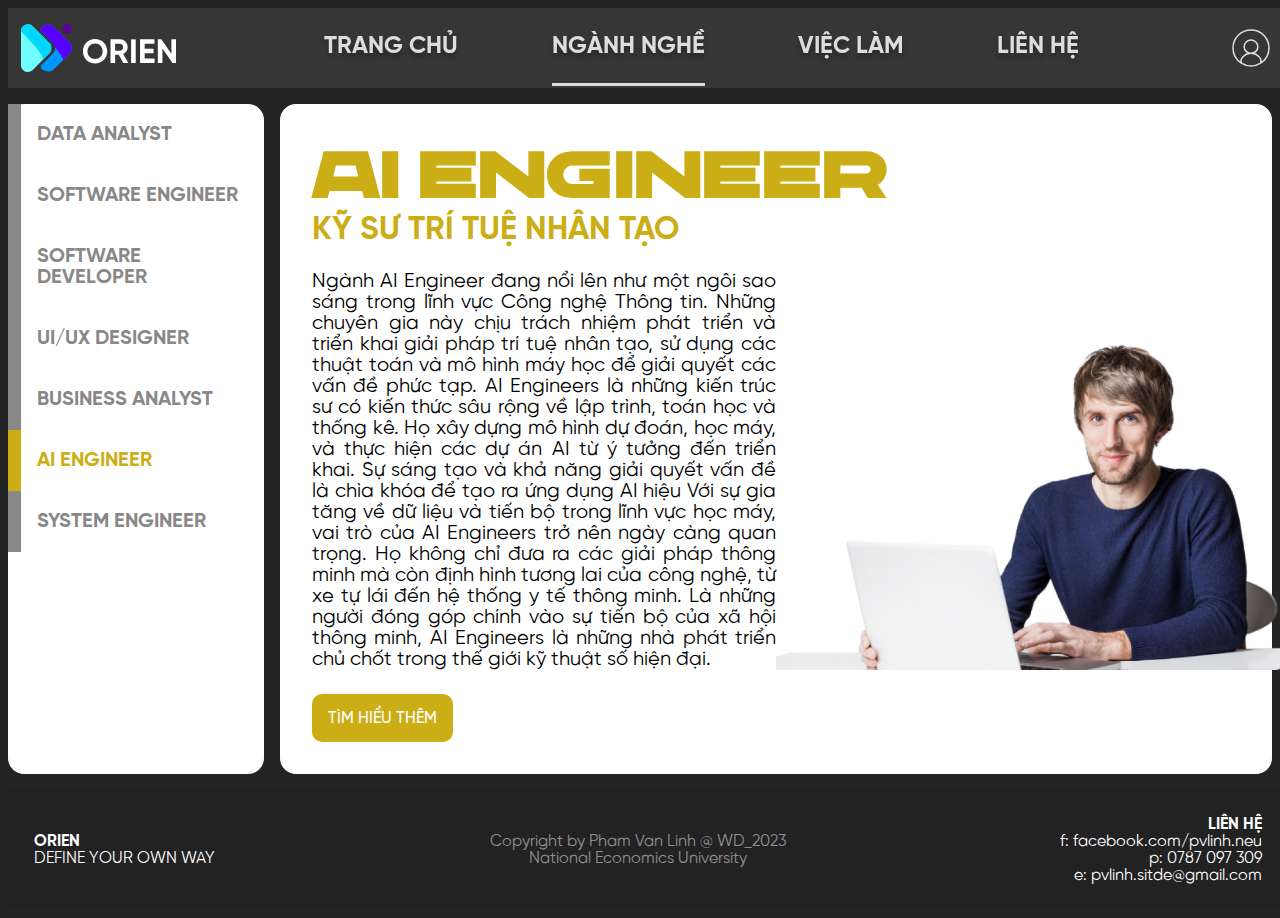
<file: pages/careers/AIE.html>
<!DOCTYPE html>
<html lang="en">
  <head>
    <meta charset="UTF-8" />
    <meta name="viewport" content="width=device-width, initial-scale=1.0" />
    <title>ORIEN</title>

    <link rel="stylesheet" type="text/css" href="../../css/bootstrap.css" />

    <link rel="stylesheet" type="text/css" href="../../css/navbar.css" />
    <link rel="stylesheet" type="text/css" href="../../css/footer.css" />
    <link rel="stylesheet" type="text/css" href="../../css/login_form.css" />

    <link rel="stylesheet" type="text/css" href="../../css/font.css" />

    <link rel="stylesheet" type="text/css" href="../../css/pages/careers.css" />

    <script src="../../src/popup.js"></script>

    <script src="../../src/careers.js"></script>

    <script src="../../src/bootstrap.js"></script>

    <style>
      body {
        background-color: #242424;
        min-height: 100%;
        min-width: 100%;
        font-family: 'Gilroy';

        display: flex;
        flex-direction: column;
        justify-content: space-between;
      }
    </style>
  </head>
  <body>
    <!--NAV BAR-->
    <nav class="flex space-between cross-center">
      <img src="../../assets/logo.svg" class="cursor-pointer" />

      <div id="nav-items" class="flex space-evenly">
        <div class="parent-hover cursor-pointer">
          <p>TRANG CHỦ</p>
          <div id="nav-items-underline" class="display-on-parent-hover"></div>
        </div>
        <div class="parent-hover cursor-pointer">
          <p>NGÀNH NGHỀ</p>
          <div id="nav-items-underline"></div>
        </div>
        <div class="parent-hover cursor-pointer">
          <p>VIỆC LÀM</p>
          <div id="nav-items-underline" class="display-on-parent-hover"></div>
        </div>
        <div class="parent-hover cursor-pointer">
          <p>LIÊN HỆ</p>
          <div id="nav-items-underline" class="display-on-parent-hover"></div>
        </div>
      </div>

      <img
        src="../../assets/user.svg"
        class="cursor-pointer"
        onclick="showPopup('login-form')"
      />
    </nav>

    <!--LOGIN FORM-->
    <div id="login-form-overlay" class="overlay no-margin no-padding">
      <div
        id="login-form"
        class="column full-width text-center vertical-spacing-1 center"
      >
        <h3 class="center text-center no-margin">ĐĂNG NHẬP</h3>
        <input
          id="username"
          placeholder="Tên đăng nhập"
          required
          class="input center"
        />
        <input
          id="password"
          placeholder="Mật khẩu"
          type="password"
          required
          class="input"
        />
        <button id="login-button" type="submit" class="button cursor-pointer">
          Đăng nhập
        </button>
        <p class="underline cursor-pointer no-margin">Quên mật khẩu?</p>
        <img
          class="max-content opacity-10 cursor-pointer"
          src="../../assets/icons/exit.svg"
          onclick="closePopup('login-form')"
        />
      </div>
    </div>

    <input id="id-data" type="hidden" value="AIE" />
    <div id="main-content" class="flex full-width">
      <div id="careers-sidebar"></div>
      <div id="content-div">
        <div id="careers-content"></div>
        <img
          id="humanImage"
          class="contain"
          src="../../assets/images/human_1.png"
        />
      </div>
    </div>

    <footer>
      <div>
        <p><b>ORIEN</b><br />DEFINE YOUR OWN WAY</p>
      </div>
      <div>
        <p class="text-center" style="color: rgba(255, 255, 255, 0.5)">
          Copyright by Pham Van Linh @ WD_2023<br />National Economics
          University
        </p>
      </div>
      <div>
        <p class="text-right">
          <b>LIÊN HỆ</b><br />
          f: facebook.com/pvlinh.neu<br />
          p: 0787 097 309<br />
          e: pvlinh.sitde@gmail.com<br />
        </p>
      </div>
    </footer>
  </body>
</html>
</file>
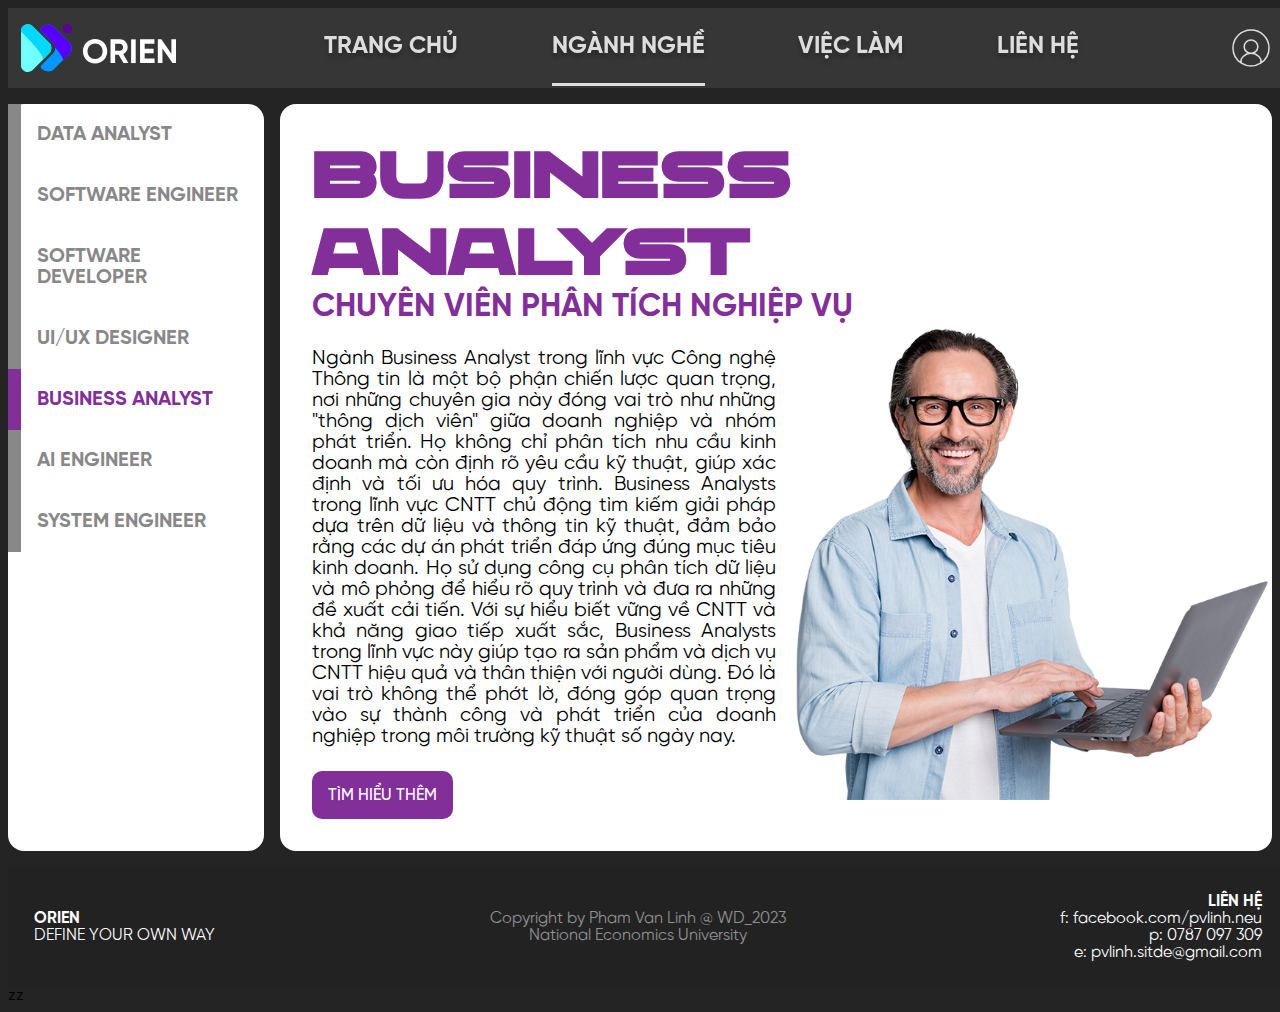
<file: pages/careers/BA.html>
<!DOCTYPE html>
<html lang="en">
  <head>
    <meta charset="UTF-8" />
    <meta name="viewport" content="width=device-width, initial-scale=1.0" />
    <title>ORIEN</title>

    <link rel="stylesheet" type="text/css" href="../../css/bootstrap.css" />

    <link rel="stylesheet" type="text/css" href="../../css/navbar.css" />
    <link rel="stylesheet" type="text/css" href="../../css/footer.css" />
    <link rel="stylesheet" type="text/css" href="../../css/login_form.css" />

    <link rel="stylesheet" type="text/css" href="../../css/font.css" />

    <link rel="stylesheet" type="text/css" href="../../css/pages/careers.css" />

    <script src="../../src/popup.js"></script>

    <script src="../../src/careers.js"></script>

    <script src="../../src/bootstrap.js"></script>

    <style>
      body {
        background-color: #242424;
        min-height: 100%;
        min-width: 100%;
        font-family: 'Gilroy';

        display: flex;
        flex-direction: column;
        justify-content: space-between;
      }
    </style>
  </head>
  <body>
    <!--NAV BAR-->
    <nav class="flex space-between cross-center">
      <img src="../../assets/logo.svg" class="cursor-pointer" />

      <div id="nav-items" class="flex space-evenly">
        <div class="parent-hover cursor-pointer">
          <p>TRANG CHỦ</p>
          <div id="nav-items-underline" class="display-on-parent-hover"></div>
        </div>
        <div class="parent-hover cursor-pointer">
          <p>NGÀNH NGHỀ</p>
          <div id="nav-items-underline"></div>
        </div>
        <div class="parent-hover cursor-pointer">
          <p>VIỆC LÀM</p>
          <div id="nav-items-underline" class="display-on-parent-hover"></div>
        </div>
        <div class="parent-hover cursor-pointer">
          <p>LIÊN HỆ</p>
          <div id="nav-items-underline" class="display-on-parent-hover"></div>
        </div>
      </div>

      <img
        src="../../assets/user.svg"
        class="cursor-pointer"
        onclick="showPopup('login-form')"
      />
    </nav>

    <!--LOGIN FORM-->
    <div id="login-form-overlay" class="overlay no-margin no-padding">
      <div
        id="login-form"
        class="column full-width text-center vertical-spacing-1 center"
      >
        <h3 class="center text-center no-margin">ĐĂNG NHẬP</h3>
        <input
          id="username"
          placeholder="Tên đăng nhập"
          required
          class="input center"
        />
        <input
          id="password"
          placeholder="Mật khẩu"
          type="password"
          required
          class="input"
        />
        <button id="login-button" type="submit" class="button cursor-pointer">
          Đăng nhập
        </button>
        <p class="underline cursor-pointer no-margin">Quên mật khẩu?</p>
        <img
          class="max-content opacity-10 cursor-pointer"
          src="../../assets/icons/exit.svg"
          onclick="closePopup('login-form')"
        />
      </div>
    </div>

    <input id="id-data" type="hidden" value="BA" />
    <div id="main-content" class="flex full-width">
      <div id="careers-sidebar"></div>
      <div id="content-div">
        <div id="careers-content"></div>
        <img
          id="humanImage"
          class="contain"
          src="../../assets/images/human_2.png"
        />
      </div>
    </div>
  </body>
  <footer>
    <div>
      <p><b>ORIEN</b><br />DEFINE YOUR OWN WAY</p>
    </div>
    <div>
      <p class="text-center" style="color: rgba(255, 255, 255, 0.5)">
        Copyright by Pham Van Linh @ WD_2023<br />National Economics University
      </p>
    </div>
    <div>
      <p class="text-right">
        <b>LIÊN HỆ</b><br />
        f: facebook.com/pvlinh.neu<br />
        p: 0787 097 309<br />
        e: pvlinh.sitde@gmail.com<br />
      </p>
    </div>
  </footer>
  zz
</html>
</file>
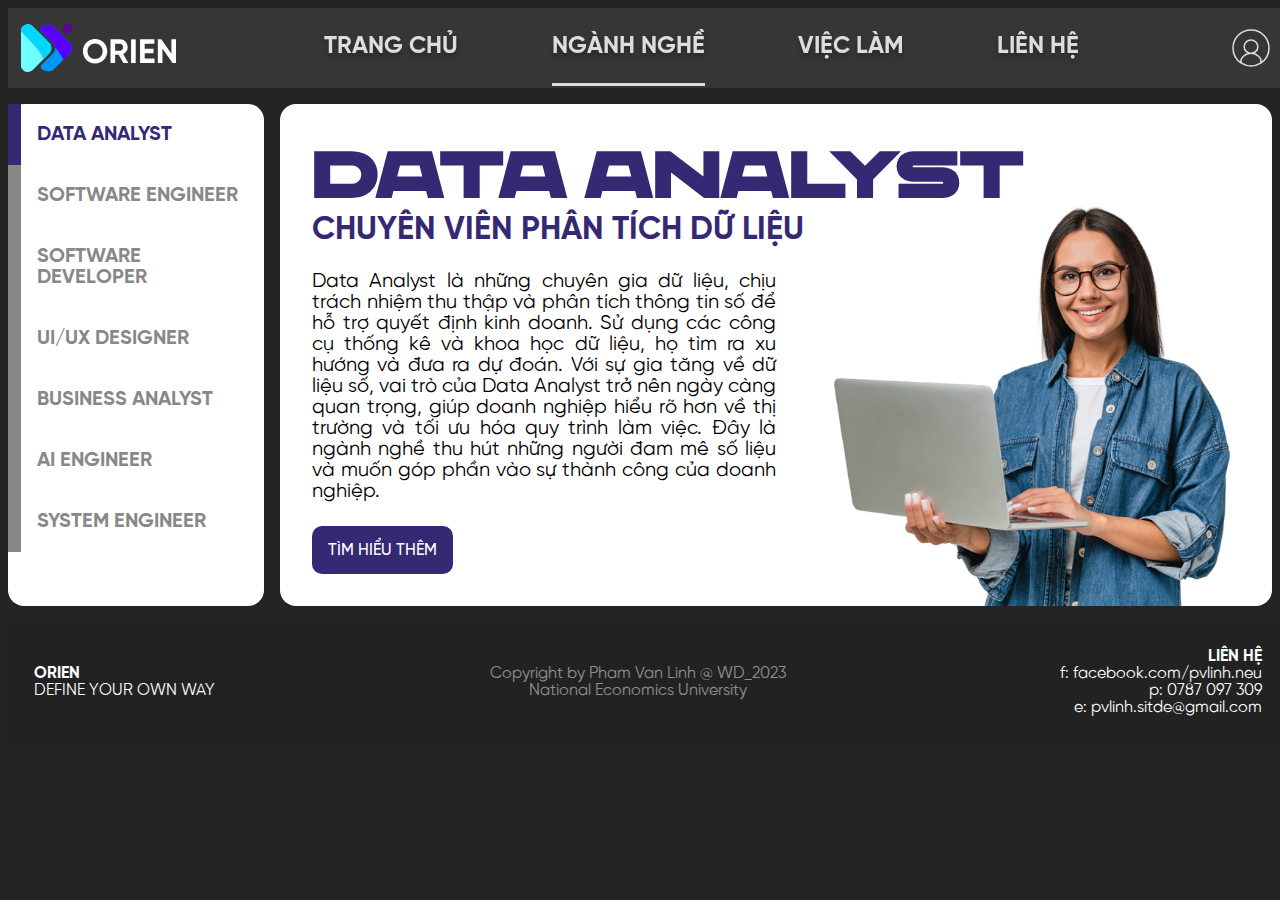
<file: pages/careers/DA.html>
<!DOCTYPE html>
<html lang="en">
  <head>
    <meta charset="UTF-8" />
    <meta name="viewport" content="width=device-width, initial-scale=1.0" />
    <title>ORIEN</title>

    <link rel="stylesheet" type="text/css" href="../../css/bootstrap.css" />

    <link rel="stylesheet" type="text/css" href="../../css/navbar.css" />
    <link rel="stylesheet" type="text/css" href="../../css/footer.css" />
    <link rel="stylesheet" type="text/css" href="../../css/login_form.css" />

    <link rel="stylesheet" type="text/css" href="../../css/font.css" />

    <link rel="stylesheet" type="text/css" href="../../css/pages/careers.css" />

    <script src="../../src/popup.js"></script>

    <script src="../../src/careers.js"></script>

    <script src="../../src/bootstrap.js"></script>

    <style>
      body {
        background-color: #242424;
        min-height: 100%;
        min-width: 100%;
        font-family: 'Gilroy';

        display: flex;
        flex-direction: column;
        justify-content: space-between;
      }
    </style>
  </head>
  <body>
    <!--NAV BAR-->
    <nav class="flex space-between cross-center">
      <img src="../../assets/logo.svg" class="cursor-pointer" />

      <div id="nav-items" class="flex space-evenly">
        <div class="parent-hover cursor-pointer">
          <p>TRANG CHỦ</p>
          <div id="nav-items-underline" class="display-on-parent-hover"></div>
        </div>
        <div class="parent-hover cursor-pointer">
          <p>NGÀNH NGHỀ</p>
          <div id="nav-items-underline"></div>
        </div>
        <div class="parent-hover cursor-pointer">
          <p>VIỆC LÀM</p>
          <div id="nav-items-underline" class="display-on-parent-hover"></div>
        </div>
        <div class="parent-hover cursor-pointer">
          <p>LIÊN HỆ</p>
          <div id="nav-items-underline" class="display-on-parent-hover"></div>
        </div>
      </div>

      <img
        src="../../assets/user.svg"
        class="cursor-pointer"
        onclick="showPopup('login-form')"
      />
    </nav>

    <!--LOGIN FORM-->
    <div id="login-form-overlay" class="overlay no-margin no-padding">
      <div
        id="login-form"
        class="column full-width text-center vertical-spacing-1 center"
      >
        <h3 class="center text-center no-margin">ĐĂNG NHẬP</h3>
        <input
          id="username"
          placeholder="Tên đăng nhập"
          required
          class="input center"
        />
        <input
          id="password"
          placeholder="Mật khẩu"
          type="password"
          required
          class="input"
        />
        <button id="login-button" type="submit" class="button cursor-pointer">
          Đăng nhập
        </button>
        <p class="underline cursor-pointer no-margin">Quên mật khẩu?</p>
        <img
          class="max-content opacity-10 cursor-pointer"
          src="../../assets/icons/exit.svg"
          onclick="closePopup('login-form')"
        />
      </div>
    </div>

    <input id="id-data" type="hidden" value="DA" />
    <div id="main-content" class="flex full-width">
      <div id="careers-sidebar"></div>
      <div id="content-div">
        <div id="careers-content"></div>
        <img
          id="humanImage"
          class="contain"
          src="../../assets/images/human_3.png"
        />
      </div>
    </div>

    <footer>
      <div>
        <p><b>ORIEN</b><br />DEFINE YOUR OWN WAY</p>
      </div>
      <div>
        <p class="text-center" style="color: rgba(255, 255, 255, 0.5)">
          Copyright by Pham Van Linh @ WD_2023<br />National Economics
          University
        </p>
      </div>
      <div>
        <p class="text-right">
          <b>LIÊN HỆ</b><br />
          f: facebook.com/pvlinh.neu<br />
          p: 0787 097 309<br />
          e: pvlinh.sitde@gmail.com<br />
        </p>
      </div>
    </footer>
  </body>
</html>
</file>
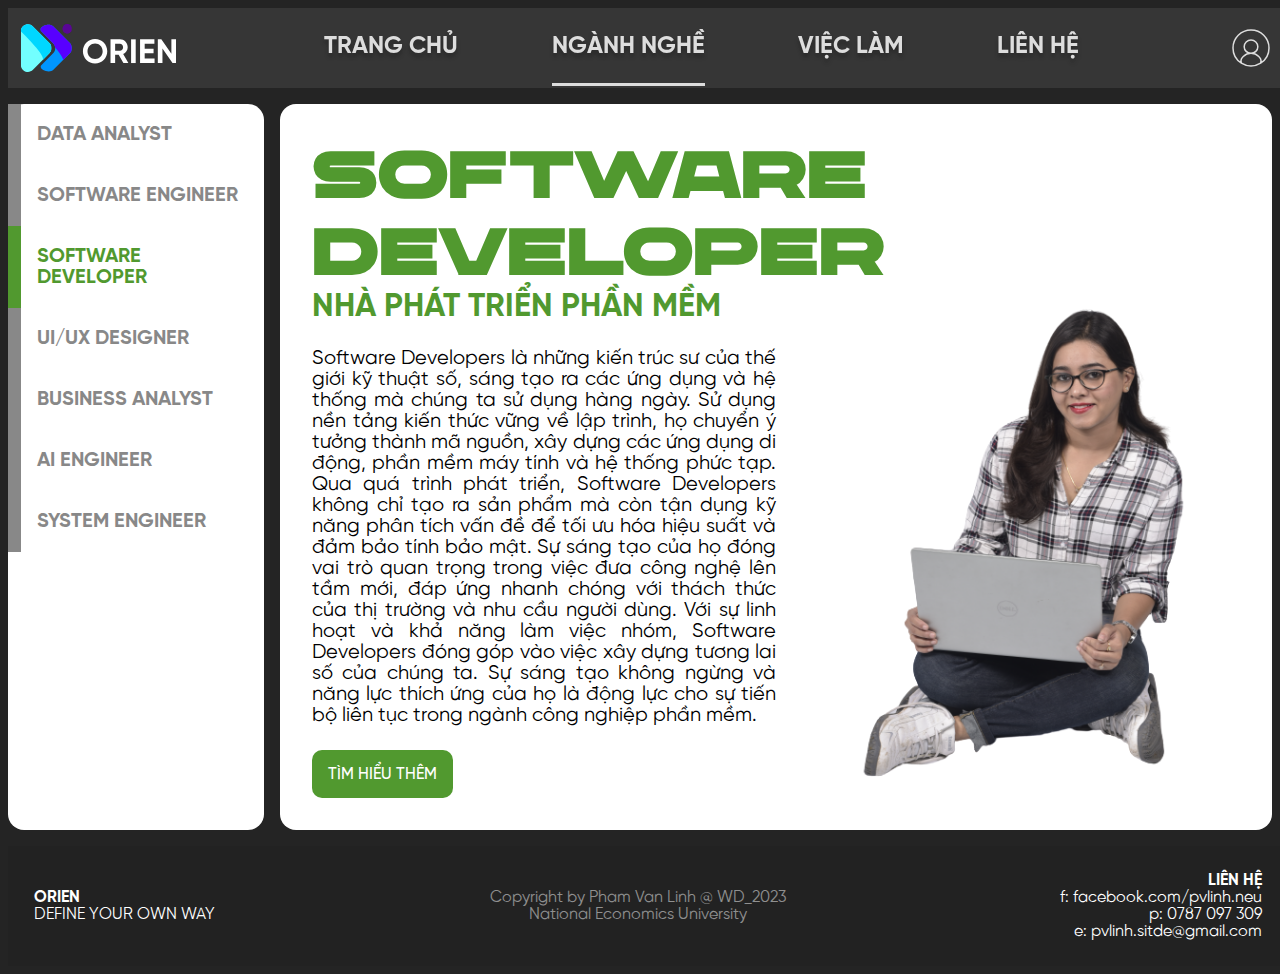
<file: pages/careers/SD.html>
<!DOCTYPE html>
<html lang="en">
  <head>
    <meta charset="UTF-8" />
    <meta name="viewport" content="width=device-width, initial-scale=1.0" />
    <title>ORIEN</title>

    <link rel="stylesheet" type="text/css" href="../../css/bootstrap.css" />

    <link rel="stylesheet" type="text/css" href="../../css/navbar.css" />
    <link rel="stylesheet" type="text/css" href="../../css/footer.css" />
    <link rel="stylesheet" type="text/css" href="../../css/login_form.css" />

    <link rel="stylesheet" type="text/css" href="../../css/font.css" />

    <link rel="stylesheet" type="text/css" href="../../css/pages/careers.css" />

    <script src="../../src/popup.js"></script>

    <script src="../../src/careers.js"></script>

    <script src="../../src/bootstrap.js"></script>

    <style>
      body {
        background-color: #242424;
        min-height: 100%;
        min-width: 100%;
        font-family: 'Gilroy';

        display: flex;
        flex-direction: column;
        justify-content: space-between;
      }
    </style>
  </head>
  <body>
    <!--NAV BAR-->
    <nav class="flex space-between cross-center">
      <img src="../../assets/logo.svg" class="cursor-pointer" />

      <div id="nav-items" class="flex space-evenly">
        <div class="parent-hover cursor-pointer">
          <p>TRANG CHỦ</p>
          <div id="nav-items-underline" class="display-on-parent-hover"></div>
        </div>
        <div class="parent-hover cursor-pointer">
          <p>NGÀNH NGHỀ</p>
          <div id="nav-items-underline"></div>
        </div>
        <div class="parent-hover cursor-pointer">
          <p>VIỆC LÀM</p>
          <div id="nav-items-underline" class="display-on-parent-hover"></div>
        </div>
        <div class="parent-hover cursor-pointer">
          <p>LIÊN HỆ</p>
          <div id="nav-items-underline" class="display-on-parent-hover"></div>
        </div>
      </div>

      <img
        src="../../assets/user.svg"
        class="cursor-pointer"
        onclick="showPopup('login-form')"
      />
    </nav>

    <!--LOGIN FORM-->
    <div id="login-form-overlay" class="overlay no-margin no-padding">
      <div
        id="login-form"
        class="column full-width text-center vertical-spacing-1 center"
      >
        <h3 class="center text-center no-margin">ĐĂNG NHẬP</h3>
        <input
          id="username"
          placeholder="Tên đăng nhập"
          required
          class="input center"
        />
        <input
          id="password"
          placeholder="Mật khẩu"
          type="password"
          required
          class="input"
        />
        <button id="login-button" type="submit" class="button cursor-pointer">
          Đăng nhập
        </button>
        <p class="underline cursor-pointer no-margin">Quên mật khẩu?</p>
        <img
          class="max-content opacity-10 cursor-pointer"
          src="../../assets/icons/exit.svg"
          onclick="closePopup('login-form')"
        />
      </div>
    </div>

    <input id="id-data" type="hidden" value="SD" />
    <div id="main-content" class="flex full-width">
      <div id="careers-sidebar"></div>
      <div id="content-div">
        <div id="careers-content"></div>
        <img
          id="humanImage"
          class="contain"
          src="../../assets/images/human_4.png"
        />
      </div>
    </div>

    <footer>
      <div>
        <p><b>ORIEN</b><br />DEFINE YOUR OWN WAY</p>
      </div>
      <div>
        <p class="text-center" style="color: rgba(255, 255, 255, 0.5)">
          Copyright by Pham Van Linh @ WD_2023<br />National Economics
          University
        </p>
      </div>
      <div>
        <p class="text-right">
          <b>LIÊN HỆ</b><br />
          f: facebook.com/pvlinh.neu<br />
          p: 0787 097 309<br />
          e: pvlinh.sitde@gmail.com<br />
        </p>
      </div>
    </footer>
  </body>
</html>
</file>
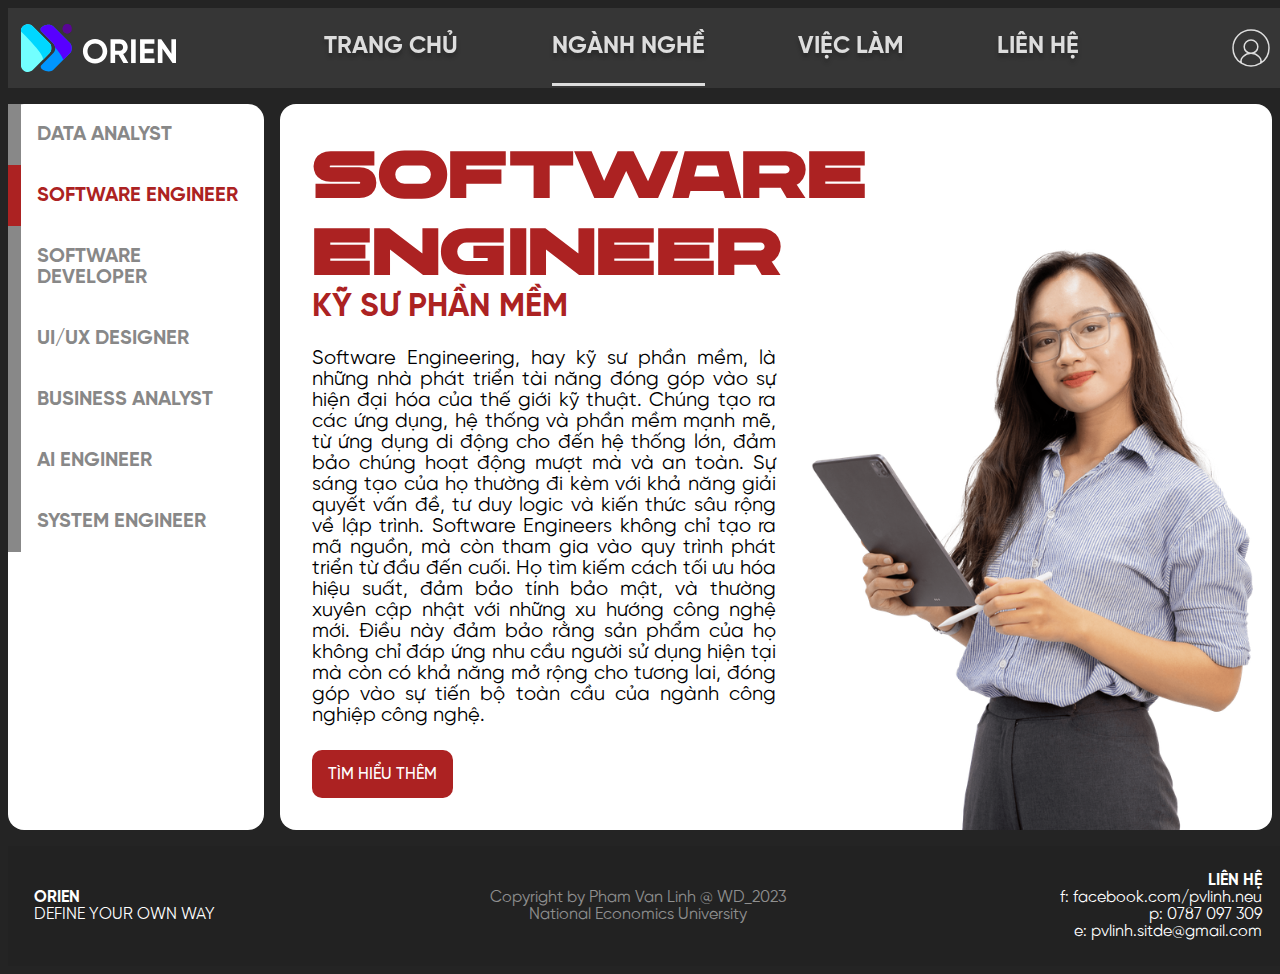
<file: pages/careers/SE.html>
<!DOCTYPE html>
<html lang="en">
  <head>
    <meta charset="UTF-8" />
    <meta name="viewport" content="width=device-width, initial-scale=1.0" />
    <title>ORIEN</title>

    <link rel="stylesheet" type="text/css" href="../../css/bootstrap.css" />

    <link rel="stylesheet" type="text/css" href="../../css/navbar.css" />
    <link rel="stylesheet" type="text/css" href="../../css/footer.css" />
    <link rel="stylesheet" type="text/css" href="../../css/login_form.css" />

    <link rel="stylesheet" type="text/css" href="../../css/font.css" />

    <link rel="stylesheet" type="text/css" href="../../css/pages/careers.css" />

    <script src="../../src/popup.js"></script>

    <script src="../../src/careers.js"></script>

    <script src="../../src/bootstrap.js"></script>

    <style>
      body {
        background-color: #242424;
        min-height: 100%;
        min-width: 100%;
        font-family: 'Gilroy';

        display: flex;
        flex-direction: column;
        justify-content: space-between;
      }
    </style>
  </head>
  <body>
    <!--NAV BAR-->
    <nav class="flex space-between cross-center">
      <img src="../../assets/logo.svg" class="cursor-pointer" />

      <div id="nav-items" class="flex space-evenly">
        <div class="parent-hover cursor-pointer">
          <p>TRANG CHỦ</p>
          <div id="nav-items-underline" class="display-on-parent-hover"></div>
        </div>
        <div class="parent-hover cursor-pointer">
          <p>NGÀNH NGHỀ</p>
          <div id="nav-items-underline"></div>
        </div>
        <div class="parent-hover cursor-pointer">
          <p>VIỆC LÀM</p>
          <div id="nav-items-underline" class="display-on-parent-hover"></div>
        </div>
        <div class="parent-hover cursor-pointer">
          <p>LIÊN HỆ</p>
          <div id="nav-items-underline" class="display-on-parent-hover"></div>
        </div>
      </div>

      <img
        src="../../assets/user.svg"
        class="cursor-pointer"
        onclick="showPopup('login-form')"
      />
    </nav>

    <!--LOGIN FORM-->
    <div id="login-form-overlay" class="overlay no-margin no-padding">
      <div
        id="login-form"
        class="column full-width text-center vertical-spacing-1 center"
      >
        <h3 class="center text-center no-margin">ĐĂNG NHẬP</h3>
        <input
          id="username"
          placeholder="Tên đăng nhập"
          required
          class="input center"
        />
        <input
          id="password"
          placeholder="Mật khẩu"
          type="password"
          required
          class="input"
        />
        <button id="login-button" type="submit" class="button cursor-pointer">
          Đăng nhập
        </button>
        <p class="underline cursor-pointer no-margin">Quên mật khẩu?</p>
        <img
          class="max-content opacity-10 cursor-pointer"
          src="../../assets/icons/exit.svg"
          onclick="closePopup('login-form')"
        />
      </div>
    </div>

    <input id="id-data" type="hidden" value="SE" />
    <div id="main-content" class="flex full-width">
      <div id="careers-sidebar"></div>
      <div id="content-div">
        <div id="careers-content"></div>
        <img
          id="humanImage"
          class="contain"
          src="../../assets/images/human_5.png"
        />
      </div>
    </div>

    <footer>
      <div>
        <p><b>ORIEN</b><br />DEFINE YOUR OWN WAY</p>
      </div>
      <div>
        <p class="text-center" style="color: rgba(255, 255, 255, 0.5)">
          Copyright by Pham Van Linh @ WD_2023<br />National Economics
          University
        </p>
      </div>
      <div>
        <p class="text-right">
          <b>LIÊN HỆ</b><br />
          f: facebook.com/pvlinh.neu<br />
          p: 0787 097 309<br />
          e: pvlinh.sitde@gmail.com<br />
        </p>
      </div>
    </footer>
  </body>
</html>
</file>
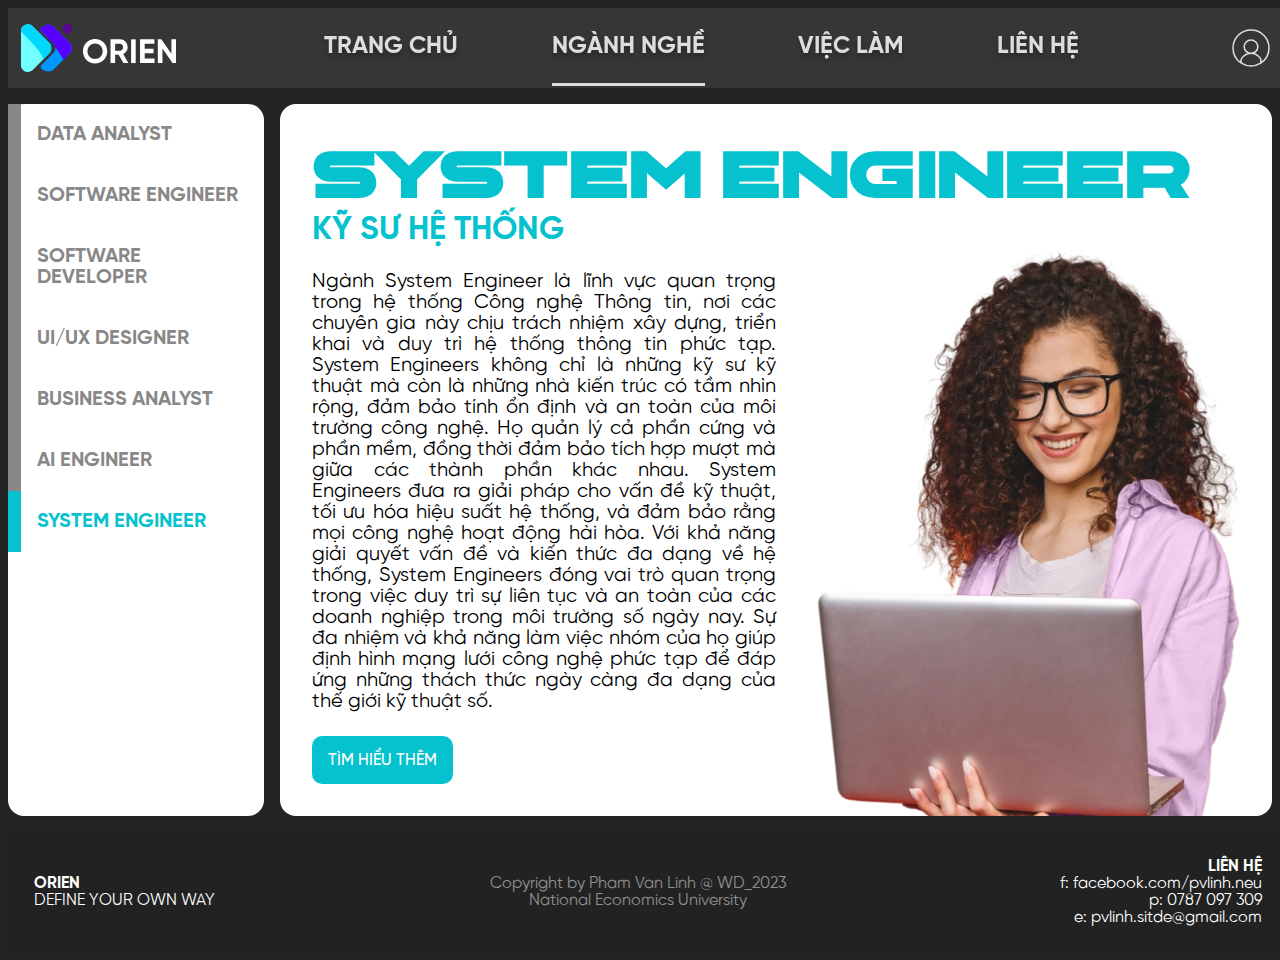
<file: pages/careers/SysE.html>
<!DOCTYPE html>
<html lang="en">
  <head>
    <meta charset="UTF-8" />
    <meta name="viewport" content="width=device-width, initial-scale=1.0" />
    <title>ORIEN</title>

    <link rel="stylesheet" type="text/css" href="../../css/bootstrap.css" />

    <link rel="stylesheet" type="text/css" href="../../css/navbar.css" />
    <link rel="stylesheet" type="text/css" href="../../css/footer.css" />
    <link rel="stylesheet" type="text/css" href="../../css/login_form.css" />

    <link rel="stylesheet" type="text/css" href="../../css/font.css" />

    <link rel="stylesheet" type="text/css" href="../../css/pages/careers.css" />

    <script src="../../src/popup.js"></script>

    <script src="../../src/careers.js"></script>

    <script src="../../src/bootstrap.js"></script>

    <style>
      body {
        background-color: #242424;
        min-height: 100%;
        min-width: 100%;
        font-family: 'Gilroy';

        display: flex;
        flex-direction: column;
        justify-content: space-between;
      }
    </style>
  </head>
  <body>
    <!--NAV BAR-->
    <nav class="flex space-between cross-center">
      <img src="../../assets/logo.svg" class="cursor-pointer" />

      <div id="nav-items" class="flex space-evenly">
        <div class="parent-hover cursor-pointer">
          <p>TRANG CHỦ</p>
          <div id="nav-items-underline" class="display-on-parent-hover"></div>
        </div>
        <div class="parent-hover cursor-pointer">
          <p>NGÀNH NGHỀ</p>
          <div id="nav-items-underline"></div>
        </div>
        <div class="parent-hover cursor-pointer">
          <p>VIỆC LÀM</p>
          <div id="nav-items-underline" class="display-on-parent-hover"></div>
        </div>
        <div class="parent-hover cursor-pointer">
          <p>LIÊN HỆ</p>
          <div id="nav-items-underline" class="display-on-parent-hover"></div>
        </div>
      </div>

      <img
        src="../../assets/user.svg"
        class="cursor-pointer"
        onclick="showPopup('login-form')"
      />
    </nav>

    <!--LOGIN FORM-->
    <div id="login-form-overlay" class="overlay no-margin no-padding">
      <div
        id="login-form"
        class="column full-width text-center vertical-spacing-1 center"
      >
        <h3 class="center text-center no-margin">ĐĂNG NHẬP</h3>
        <input
          id="username"
          placeholder="Tên đăng nhập"
          required
          class="input center"
        />
        <input
          id="password"
          placeholder="Mật khẩu"
          type="password"
          required
          class="input"
        />
        <button id="login-button" type="submit" class="button cursor-pointer">
          Đăng nhập
        </button>
        <p class="underline cursor-pointer no-margin">Quên mật khẩu?</p>
        <img
          class="max-content opacity-10 cursor-pointer"
          src="../../assets/icons/exit.svg"
          onclick="closePopup('login-form')"
        />
      </div>
    </div>

    <input id="id-data" type="hidden" value="SysE" />
    <div id="main-content" class="flex full-width">
      <div id="careers-sidebar"></div>
      <div id="content-div">
        <div id="careers-content"></div>
        <img
          id="humanImage"
          class="contain"
          src="../../assets/images/human_6.png"
        />
      </div>
    </div>

    <footer>
      <div>
        <p><b>ORIEN</b><br />DEFINE YOUR OWN WAY</p>
      </div>
      <div>
        <p class="text-center" style="color: rgba(255, 255, 255, 0.5)">
          Copyright by Pham Van Linh @ WD_2023<br />National Economics
          University
        </p>
      </div>
      <div>
        <p class="text-right">
          <b>LIÊN HỆ</b><br />
          f: facebook.com/pvlinh.neu<br />
          p: 0787 097 309<br />
          e: pvlinh.sitde@gmail.com<br />
        </p>
      </div>
    </footer>
  </body>
</html>
</file>
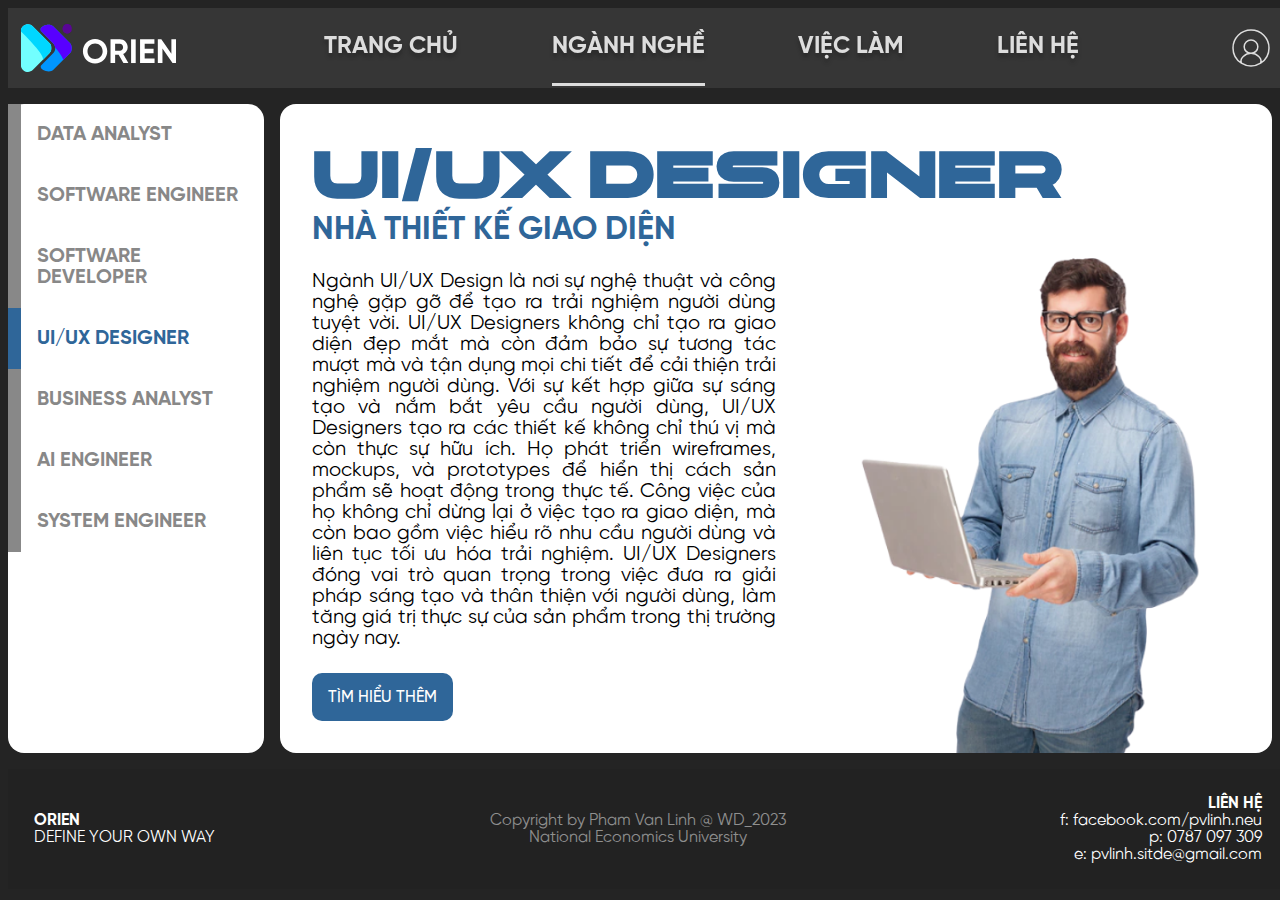
<file: pages/careers/UID.html>
<!DOCTYPE html>
<html lang="en">
  <head>
    <meta charset="UTF-8" />
    <meta name="viewport" content="width=device-width, initial-scale=1.0" />
    <title>ORIEN</title>

    <link rel="stylesheet" type="text/css" href="../../css/bootstrap.css" />

    <link rel="stylesheet" type="text/css" href="../../css/navbar.css" />
    <link rel="stylesheet" type="text/css" href="../../css/footer.css" />
    <link rel="stylesheet" type="text/css" href="../../css/login_form.css" />

    <link rel="stylesheet" type="text/css" href="../../css/font.css" />

    <link rel="stylesheet" type="text/css" href="../../css/pages/careers.css" />

    <script src="../../src/popup.js"></script>

    <script src="../../src/careers.js"></script>

    <script src="../../src/bootstrap.js"></script>

    <style>
      body {
        background-color: #242424;
        min-height: 100%;
        min-width: 100%;
        font-family: 'Gilroy';

        display: flex;
        flex-direction: column;
        justify-content: space-between;
      }
    </style>
  </head>
  <body>
    <!--NAV BAR-->
    <nav class="flex space-between cross-center">
      <img src="../../assets/logo.svg" class="cursor-pointer" />

      <div id="nav-items" class="flex space-evenly">
        <div class="parent-hover cursor-pointer">
          <p>TRANG CHỦ</p>
          <div id="nav-items-underline" class="display-on-parent-hover"></div>
        </div>
        <div class="parent-hover cursor-pointer">
          <p>NGÀNH NGHỀ</p>
          <div id="nav-items-underline"></div>
        </div>
        <div class="parent-hover cursor-pointer">
          <p>VIỆC LÀM</p>
          <div id="nav-items-underline" class="display-on-parent-hover"></div>
        </div>
        <div class="parent-hover cursor-pointer">
          <p>LIÊN HỆ</p>
          <div id="nav-items-underline" class="display-on-parent-hover"></div>
        </div>
      </div>

      <img
        src="../../assets/user.svg"
        class="cursor-pointer"
        onclick="showPopup('login-form')"
      />
    </nav>

    <!--LOGIN FORM-->
    <div id="login-form-overlay" class="overlay no-margin no-padding">
      <div
        id="login-form"
        class="column full-width text-center vertical-spacing-1 center"
      >
        <h3 class="center text-center no-margin">ĐĂNG NHẬP</h3>
        <input
          id="username"
          placeholder="Tên đăng nhập"
          required
          class="input center"
        />
        <input
          id="password"
          placeholder="Mật khẩu"
          type="password"
          required
          class="input"
        />
        <button id="login-button" type="submit" class="button cursor-pointer">
          Đăng nhập
        </button>
        <p class="underline cursor-pointer no-margin">Quên mật khẩu?</p>
        <img
          class="max-content opacity-10 cursor-pointer"
          src="../../assets/icons/exit.svg"
          onclick="closePopup('login-form')"
        />
      </div>
    </div>

    <input id="id-data" type="hidden" value="UID" />
    <div id="main-content" class="flex full-width">
      <div id="careers-sidebar"></div>
      <div id="content-div">
        <div id="careers-content"></div>
        <img
          id="humanImage"
          class="contain"
          src="../../assets/images/human_7.png"
        />
      </div>
    </div>

    <footer>
      <div>
        <p><b>ORIEN</b><br />DEFINE YOUR OWN WAY</p>
      </div>
      <div>
        <p class="text-center" style="color: rgba(255, 255, 255, 0.5)">
          Copyright by Pham Van Linh @ WD_2023<br />National Economics
          University
        </p>
      </div>
      <div>
        <p class="text-right">
          <b>LIÊN HỆ</b><br />
          f: facebook.com/pvlinh.neu<br />
          p: 0787 097 309<br />
          e: pvlinh.sitde@gmail.com<br />
        </p>
      </div>
    </footer>
  </body>
</html>
</file>
<file: css/navbar.css>
nav {
  height: 5rem;
  display: flex;

  position: sticky;
  top: 0;
  left: 0;

  padding-left: 1%;
  padding-right: 1%;

  background: rgba(217, 217, 217, 0.1);
  backdrop-filter: blur(15px);
}

nav > img {
  height: 3rem;
}

#nav-items {
  font-family: 'Gilroy';
  font-size: 1.5rem;
  font-weight: bold;
  color: #dddddd;

  width: 75%;
  height: max-content;

  text-shadow: 0px 4px 4px rgba(0, 0, 0, 0.25);
}

#nav-items-underline {
  width: auto;
  height: 0.1875rem;
  background-color: #dddddd;
}

#nav-items > a {
  text-decoration: none;
  color: white;
}
</file>
<file: css/footer.css>
footer {
  width: auto;
  height: 7.5rem;
  background-color: #222;

  display: flex;
  justify-content: space-between;
  align-items: center;

  padding: 0 2% 0 2%;

  font-family: 'Gilroy';
  color: #fff;
}
</file>
<file: css/login_form.css>
#login-form {
  display: none;
  position: absolute;

  left: 35%;
  top: 22.5%;

  width: 30%;
  height: 55%;

  background-color: white;
  border-radius: 10px;

  padding: 2%;
}

#login-form > h3 {
  font-family: 'Gilroy';
  font-size: 2rem;
  font-weight: 700;
  color: #c2a94f;
}

#login-form > input {
  height: 3rem;
}

#login-button {
  width: 50%;
  background: #c2a94f;
  color: white;
}

/*
Register form
*/

#register-form {
  display: none;
  position: absolute;

  left: 35%;
  top: 22.5%;

  width: 30%;
  height: 55%;

  background-color: white;
  border-radius: 10px;

  padding: 2%;
}

#register-form > h3 {
  font-family: 'Gilroy';
  font-size: 2rem;
  font-weight: 700;
  color: #c2a94f;
}

#register-form > input {
  height: 3rem;
}

#register-button {
  width: 50%;
  background: #c2a94f;
  color: white;
}
</file>
<file: css/font.css>
@font-face {
  font-family: 'Gilroy';
  src: url('../assets/fonts/SVN-Gilroy\ Black.otf');
  font-weight: 900;
}

@font-face {
  font-family: 'Gilroy';
  src: url('../assets/fonts/SVN-Gilroy\ Bold.otf');
  font-weight: bold;
}

@font-face {
  font-family: 'Gilroy';
  src: url('../assets/fonts/SVN-Gilroy\ Heavy.otf');
  font-weight: 1000;
}

@font-face {
  font-family: 'Gilroy';
  src: url('../assets/fonts/SVN-Gilroy\ Light.otf');
  font-weight: 300;
}

@font-face {
  font-family: 'Gilroy';
  src: url('../assets/fonts/SVN-Gilroy\ Medium.otf');
  font-weight: 500;
}

@font-face {
  font-family: 'Gilroy';
  src: url('../assets/fonts/SVN-Gilroy\ Regular.otf');
  font-weight: 400;
}

@font-face {
  font-family: 'Gilroy';
  src: url('../assets/fonts/SVN-Gilroy\ SemiBold.otf');
  font-weight: 600;
}

@font-face {
  font-family: 'LCK';
  src: url('../assets/fonts/LCKTitle-Extended.otf');
}
</file>
<file: css/pages/careers.css>
#main-content {
  padding-top: 1rem;
  padding-bottom: 1rem;
}
#careers-sidebar {
  width: 25%;
  background-color: white;
  flex-direction: column;
  border-radius: 1rem;
}

#sidebar-item {
  text-decoration: none;
  display: flex;
}

#sidebar-item > p {
  width: 100%;
  padding-left: 1rem;
  padding-right: 1rem;
  font-family: 'Gilroy';
  font-weight: 700;
  font-size: 1.25rem;
}

#sidebar-item > div {
  width: 1rem;
  height: auto;
  overflow: auto;
}

#careers-content {
  margin-left: 1rem;
  padding: 2rem;
  background-color: white;
  margin-right: 1rem;
  border-radius: 1rem;
}

#careers-content > * {
  margin: 0;
}

#careers-content > p {
  width: 50%;
  font-size: 1.25rem;
  text-align: justify;
}

#careers-content > button {
  margin-top: 1.5rem;
  padding-left: 1rem;
  padding-right: 1rem;
  color: white;
}

#content-div {
  display: flex;
  position: relative;
  justify-content: end;
}

#humanImage {
  display: inline-block;
  position: absolute;
  align-self: flex-end;
  z-index: 1;
  left: auto;
  width: 50%;
  height: 80%;
}
</file>
